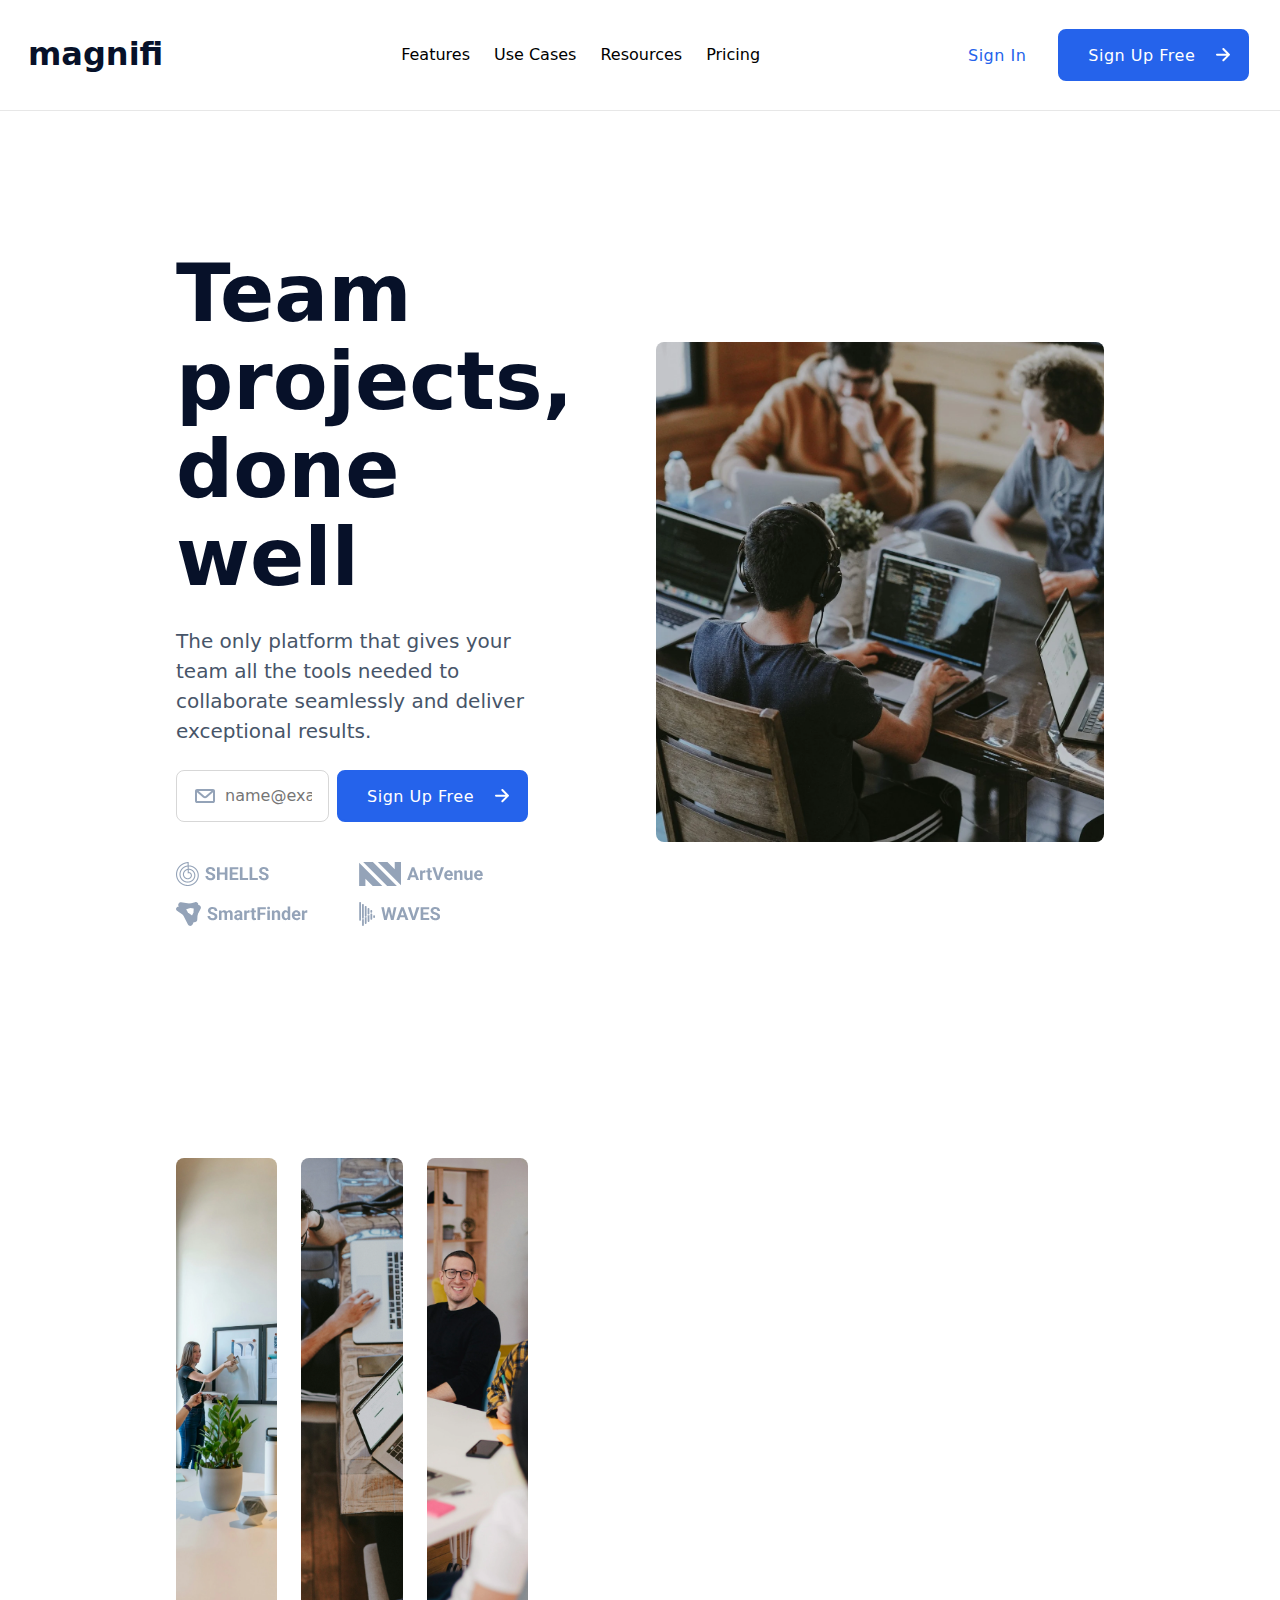
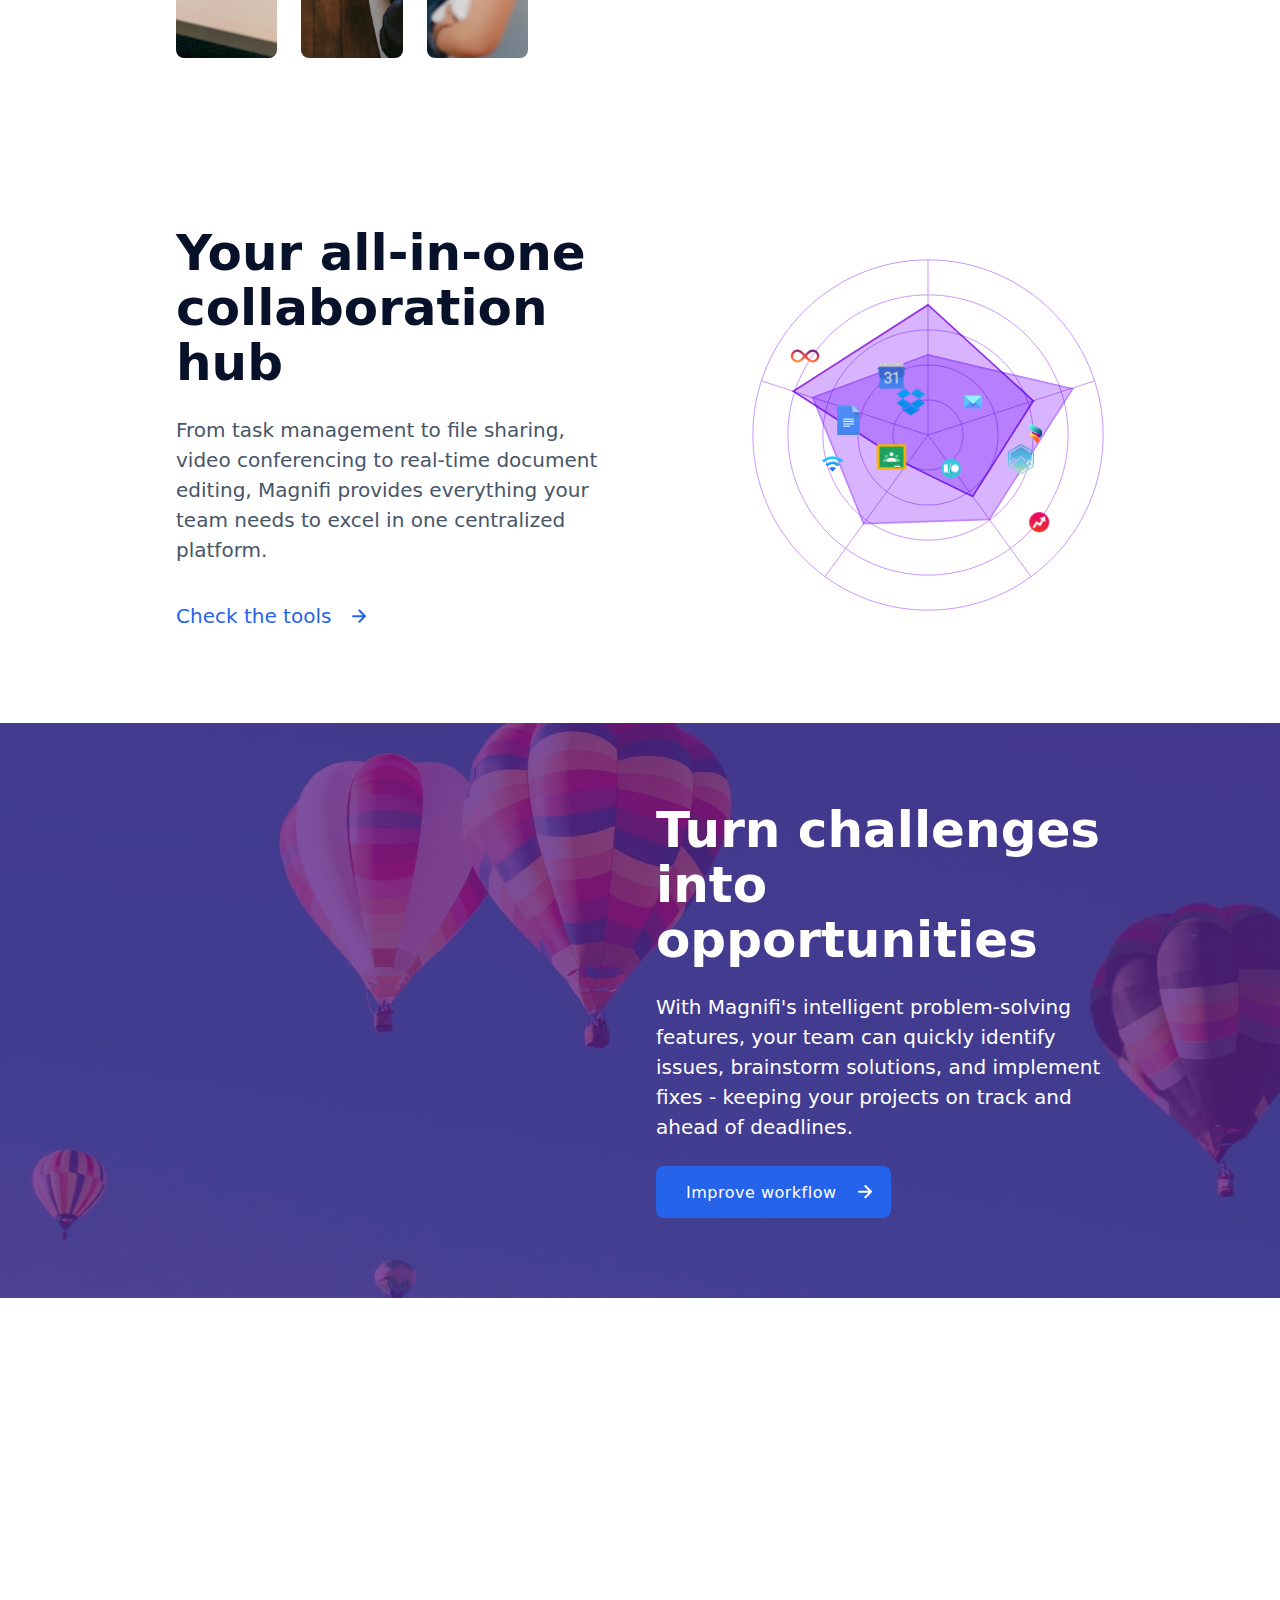
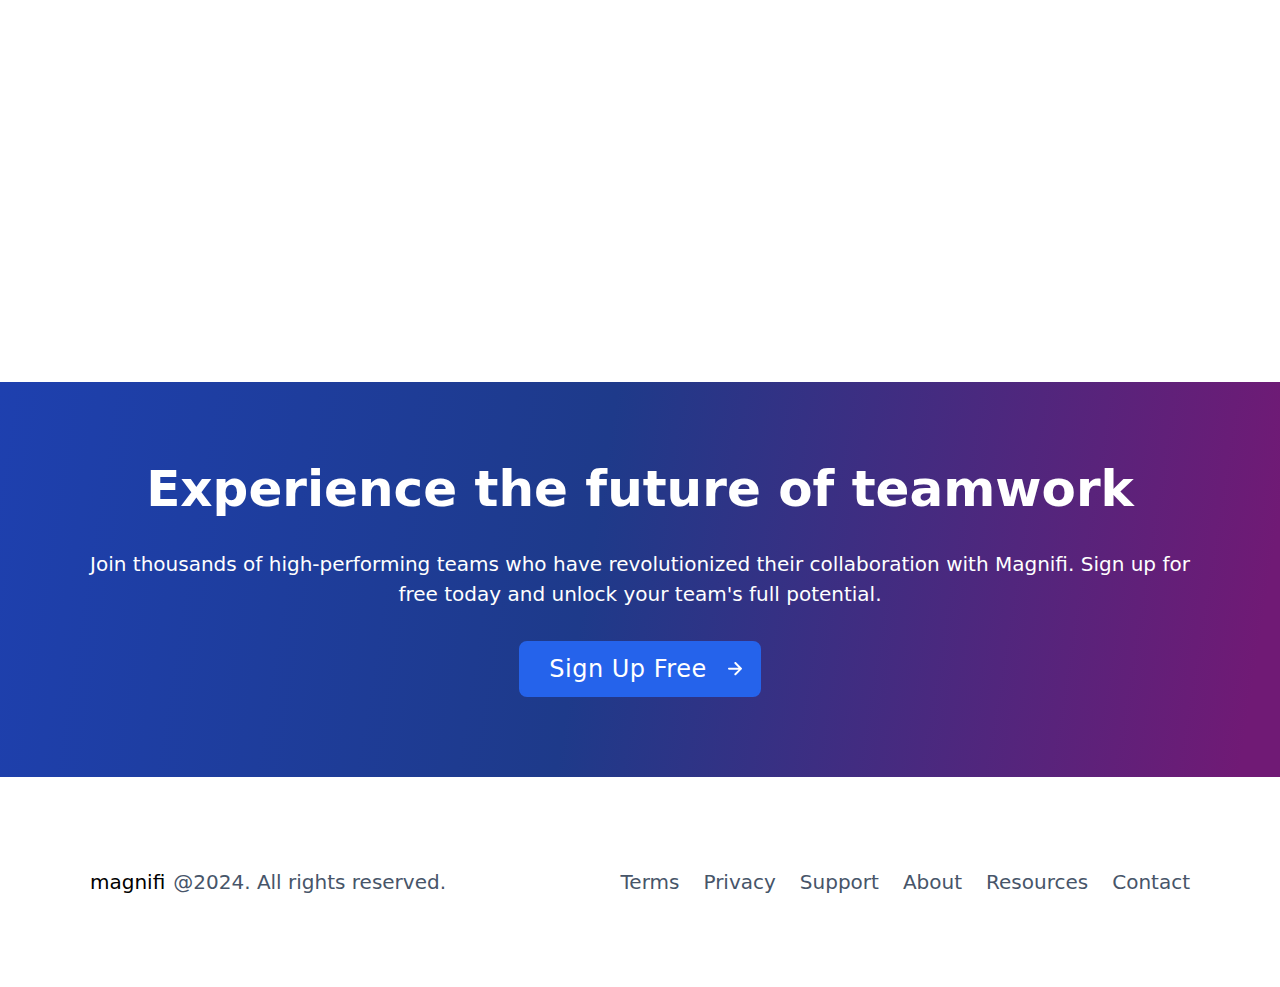
<file: public/index.html>
<!DOCTYPE html>
<html lang="en">
<head>
    <meta charset="UTF-8">
    <meta name="viewport" content="width=device-width, initial-scale=1">
    <title>Home | Magnifi</title>
    <!-- CSS Files -->
    <link rel="stylesheet" href="assets/styles/styles.css">
    <!-- CSS libraries -->
    <link rel="stylesheet"  href="https://cdnjs.cloudflare.com/ajax/libs/animate.css/4.1.1/animate.min.css"/>
    <link href="https://unpkg.com/aos@2.3.1/dist/aos.css" rel="stylesheet">

</head>
<body>

    <!--  NAV  -->
<nav id="nav" class="nav grid">
    <div class="menu-container">

        <a href="index.html"><h1>magnifi</h1></a>

        <!-- hamburger menu -->
        <div class="ham-menu" onclick="toggleMenu()">
            <div class="bar"></div>
            <div class="bar"></div>
            <div class="bar"></div>
        </div>

        
    </div>

    <div class="link-container">

    
    <ul>
        <li><a id="nav-link" href="pages/features.html">Features</a></li>
        <li><a id="nav-link" href="pages/use-cases.html">Use Cases</a></li>
        <li><a id="nav-link" href="pages/resources.html">Resources</a></li>
        <li><a id="nav-link" href="pages/pricing.html">Pricing</a></li>
    </ul>
    </div>


    <div class="nav-btn-container"> 
    <button class="secondary-btn custom-btn"><span>Sign In</span></button>
    <button class="primary-btn"><span>Sign Up Free</span><img class="right-arrow-icon" srcset="assets/img/arrow-right-white.svg" alt="a right arrow icon">
    </div>

</nav>


<main>
    
<!-- MOBILE MENU NAVIGATION -->
    <div class="mobile-menu">
        <ul>
            <li><a href="pages/features.html">Features</a></li>
            <li><a href="pages/use-cases.html">Use Cases</a></li>
            <li><a href="pages/resources.html">Resources</a></li>
            <li><a href="pages/pricing.html">Pricing</a></li>
        </ul>
    </div>

    <!--    HERO SECTION    -->

<section id="hero" class="hero grid">
<div class="text-container animate__animated animate__fadeInLeft">
    <h2>Team projects, <br> done well</h2>
    <p>The only platform that gives your team all the tools needed to collaborate seamlessly and deliver exceptional results.</p>
    <div class="input-button-container">

    
    <div class="input-container">
        <img srcset="assets/img/email-icon.svg" alt="Email icon">
        <input type="email" class="form-control" id="floatingInput" placeholder="name@example.com">
    </div>

    <button class="primary-btn"><span>Sign Up Free</span> <img class="right-arrow-icon" src="assets/img/arrow-right-white.svg" alt="a right arrow icon"></button>
</div>

<div class="press-container">
    <div class="press-1">
        <img src="assets/img/hero-press-img-1.svg" alt="shells logo">
        <img src="assets/img/hero-press-img-2.svg" alt="smartfinder logo">
    </div>
      <div class="press-2">
        <img src="assets/img/hero-press-img-3.svg" alt="artvenue logo">
        <img src="assets/img/hero-press-img-4.svg" alt="waves logo">
    </div>
</div>

    </div>

    <div class="img-container animate__animated animate__fadeInRight">
        <picture><img srcset="assets/img/hero-img.webp" alt="a group of people looking at a laptop" link rel="preload" loading="eager"></picture>
    </div>
</div>
</section>


    <!--    SECTION 2    -->
<section id="section-2" class="section-2 grid">

    <div class="img-container">
    
            <picture><img srcset="assets/img/section-2-img-1.webp" alt="a woman smiling"  loading="lazy" link rel="preload"></picture>
            <picture><img srcset="assets/img/section-2-img-2.webp" alt="a group of people smiling at a laptop"  loading="lazy" link rel="preload"></picture>
            <picture><img srcset="assets/img/section-2-img-3.webp" alt="a woman smiling at a laptop"  loading="lazy" link rel="preload"></picture>
    
    </div>

    <div class="text-container" data-aos="fade-left">
        <h3>Boost productivity and satisfaction</h3>
        <p>Our intuitive interface and powerful features help teams work smarter, not harder. Experience smoother workflows, clearer communication, and more rewarding project outcomes.</p>
        <div class="primary-link-container">
            <a href="#" class="primary-link">See how it helped others</a>
            <img src="assets/img/arrow-right-icon.svg" alt="right arrow icon">
        </div>
    </div>
</section>


    <!--    SECTION 3    -->
<section id="section-3" class="section-3 grid">

    <div class="text-container">
        <h3>Your all-in-one collaboration hub</h3>
        <p>From task management to file sharing, video conferencing to real-time document editing, Magnifi provides everything your team needs to excel in one centralized platform.</p>
        <div class="primary-link-container">
            <a href="#" class="primary-link">Check the tools</a>
            <img  src="assets/img/arrow-right-icon.svg" alt="right arrow icon">
        </div>
    </div>

    <div class=" chart-container">
        <div class="chart-container">
        <img src="assets/img/chart-section-3.svg" alt="tool chart" draggable="false">
        <!-- chart icons -->
         
        <img class="chart-icon" srcset="assets/img/icon-svg/App-icon-1.svg" loading="lazy" alt="classroom-icon">
        <img class="chart-icon" srcset="assets/img/icon-svg/App-icon-2.svg" loading="lazy" alt="calendar icon">
        <img class="chart-icon" srcset="assets/img/icon-svg/App-icon-5.svg" loading="lazy" alt="swift icon">
        <img class="chart-icon" srcset="assets/img/icon-svg/App-icon-6.svg" loading="lazy" alt="mail icon">
        <img class="chart-icon" srcset="assets/img/icon-svg/App-icon-7.svg"  loading="lazy" alt="mountain icon">
        <img class="chart-icon" srcset="assets/img/icon-svg/App-icon-9.svg" loading="lazy" alt="shapes icon">
        <img class="chart-icon" srcset="assets/img/icon-svg/App-icon-10.svg" loading="lazy" alt="infinity-icon">
        <img class="chart-icon" srcset="assets/img/icon-svg/App-icon-11.svg" loading="lazy" alt="wifi icon">
        <img class="chart-icon" srcset="assets/img/icon-svg/App-icon-12.svg" loading="lazy" alt="index icon">
        <img class="chart-icon" srcset="assets/img/icon-svg/App-icon-13.svg"  loading="lazy" alt="document icon">
        <img class="chart-icon" srcset="assets/img/icon-svg/App-icon-15.svg"  loading="lazy" alt="dropbox icon">
    </div>
    </div>
    
</section>

  <!--    SECTION 4    -->
<section id="section-4" class="section-4 grid">

    <div class="img-container">

    </div>

    <div class="text-container">
        <h3>Turn challenges into opportunities</h3>
        <p>With Magnifi's intelligent problem-solving features, your team can quickly identify issues, brainstorm solutions, and implement fixes - keeping your projects on track and ahead of deadlines.</p>
        <button class="primary-btn"><span style="color: #FFF;">Improve workflow</span><img src="assets/img/arrow-right-white.svg" alt="right arrow icon"></button>
    </div>
</section>


  <!--    SECTION 5    -->
     <section id="section-5" class="section-5 grid">

        <div class="text-container" data-aos="fade-right">
            <h3>Streamline your processes</h3>
            <div class="button-container">
                <button class="tertiary-btn">Research</button>
                <button class="tertiary-btn">Plan</button>
                <button class="tertiary-btn">Design</button>
            </div>
            <p>Magnifi's customizable workflow tools adapt to your team's unique needs. Whether you're in research, planning, or design phases, our platform helps you optimize every step of your project journey.</p>
            <div class="primary-link-container">
                <a href="#" class="primary-link">Check the tools</a>
                <img src="assets/img/arrow-right-icon.svg" alt="right arrow icon">
            </div>
            
        </div>

        <div class="img-container" data-aos="fade-left">
            <picture><img srcset="assets/img/section-5-streamline-process-img.webp" alt="a group of people working on a project" width="500" height="500" loading="lazy" link rel="preload"></picture>
        </div>
      </div>
  
      </section>


        <!--    SECTION 6    -->
      <section id="section-6" class="section-6">
        <h3>Experience the future of teamwork</h3>
        <p>Join thousands of high-performing teams who have revolutionized their collaboration with Magnifi. Sign up for free today and unlock your team's full potential.</p>
        <div class="section-6-btn-container">
        <button class="primary-btn"><span style="font-size:24px;">Sign Up Free</span><img class="right-arrow-icon" src="assets/img/arrow-right-white.svg" alt="a right arrow icon"></button>
    </div>
      </section>
</main>

<footer id="footer">
    <div class="footer-container">
        <strong>magnifi</strong>
        <p>@2024. All rights reserved.</p>
    </div>
        <ul>
            <li><a href="">Terms</a></li>
            <li><a href="">Privacy</a></li>
            <li><a href="">Support</a></li>
            <li><a href="">About</a></li>
            <li><a href="">Resources</a></li>
            <li><a href="">Contact</a></li>
        </ul>
</footer>

<!-- JS -->
<script src="assets/js/app.js"></script>
<script src="assets/js/icon-animation.js"></script>


<!-- AOS -->
<script  src="https://unpkg.com/aos@2.3.1/dist/aos.js"></script>
<script>
    AOS.init();
  </script>
</body>
</html>
</file>
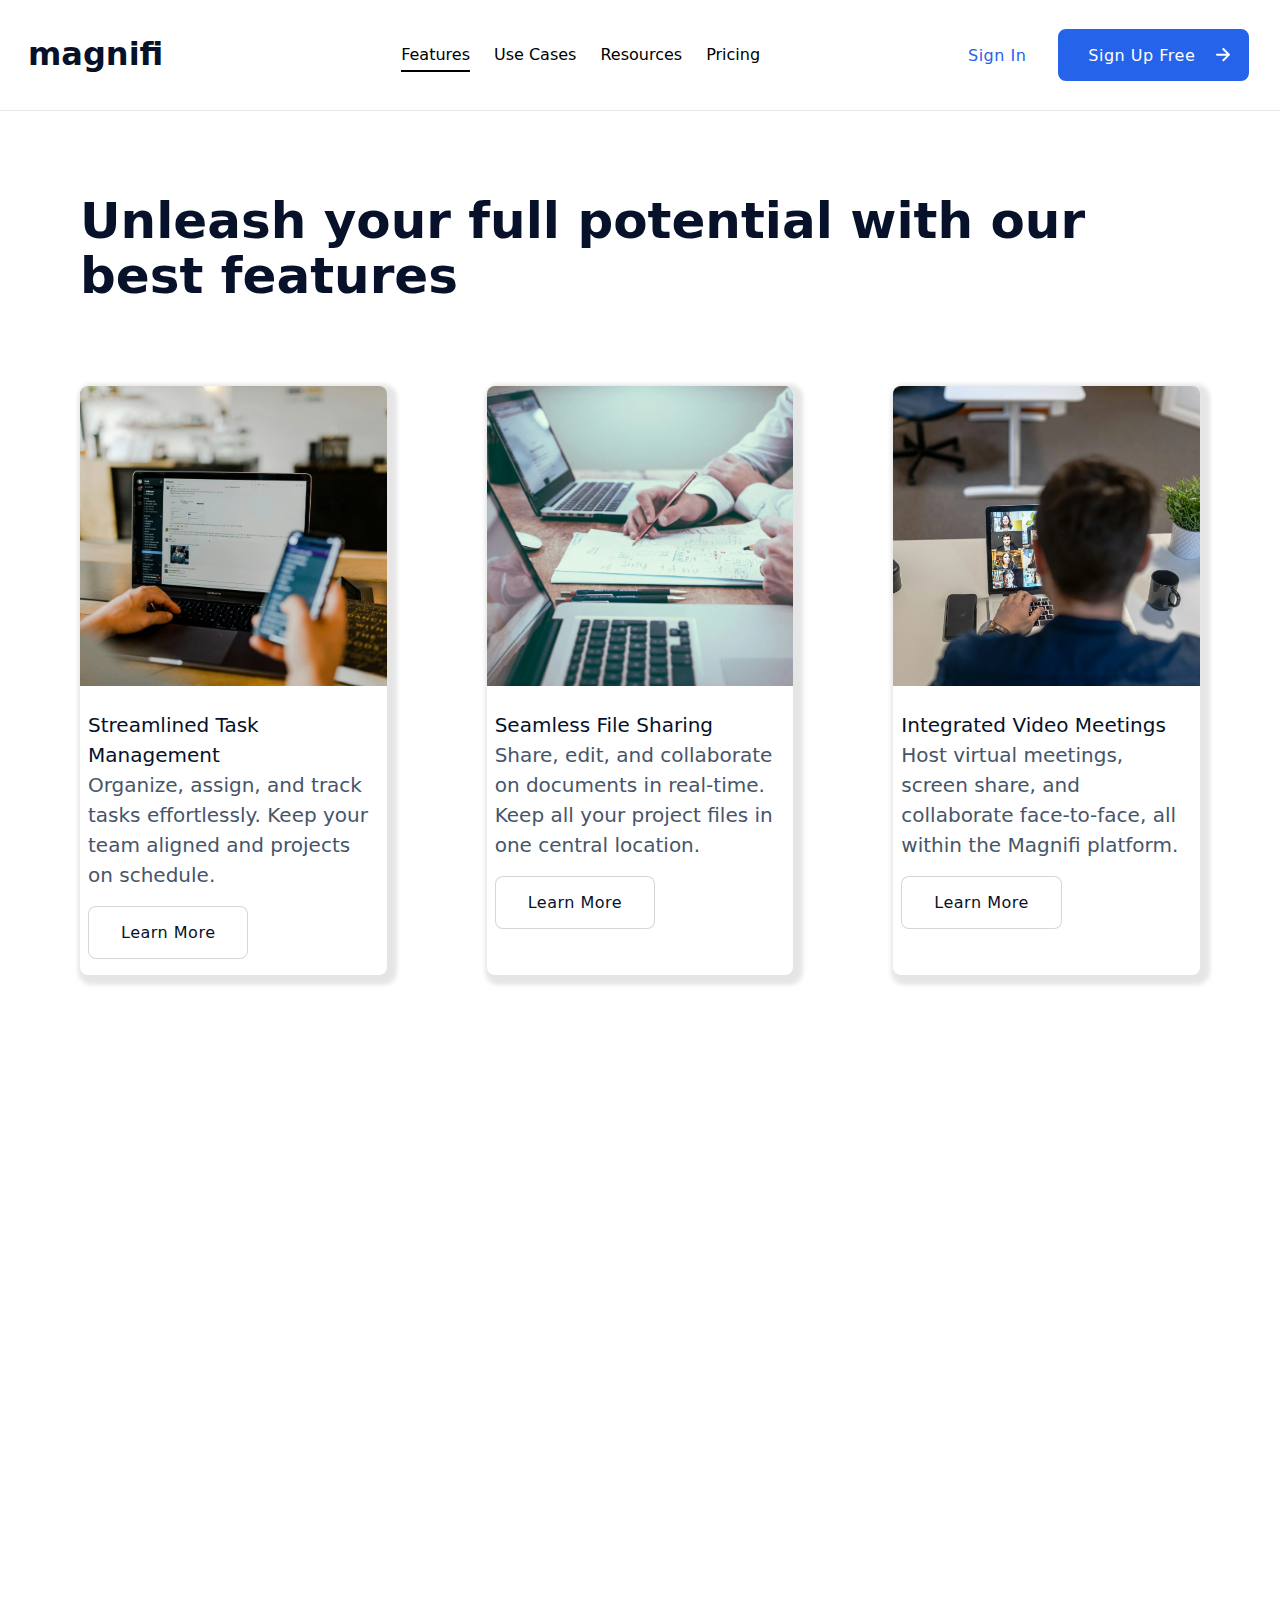
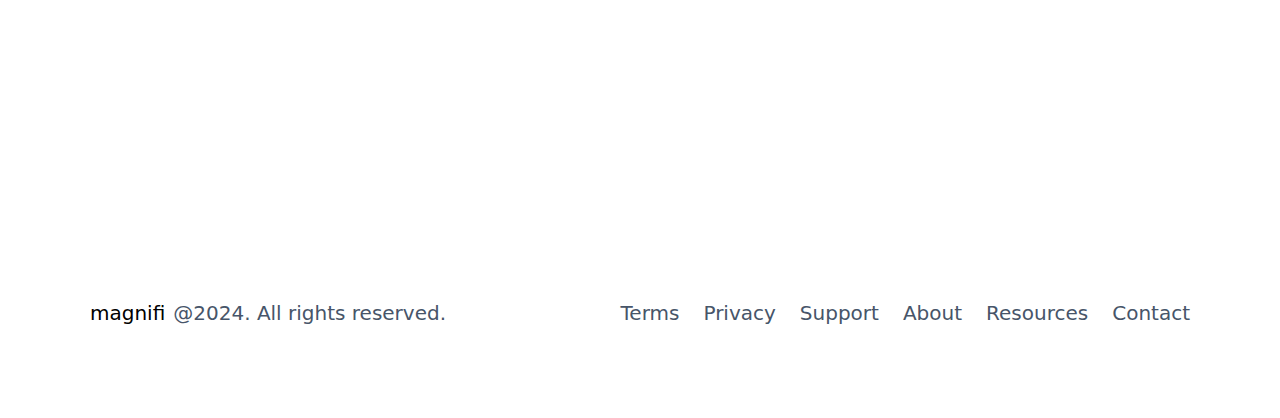
<file: public/pages/features.html>
<!DOCTYPE html>
<html lang="en">
<head>
    <meta charset="UTF-8">
    <meta name="viewport" content="width=device-width, initial-scale=1.0">
    <title>Features | Magnifi</title>
        <!-- CSS Files -->
        <link rel="stylesheet" href="../assets/styles/styles.css">
        <!-- CSS libraries -->
        <link rel="stylesheet" href="https://cdnjs.cloudflare.com/ajax/libs/animate.css/4.1.1/animate.min.css"/>
        <link href="https://unpkg.com/aos@2.3.1/dist/aos.css" rel="stylesheet">
</head>
<body>

    <!--  NAV  -->
    <nav id="nav" class="nav grid">
        <div class="menu-container">
    
            <a href="../index.html"><h1>magnifi</h1></a> 

         <!-- hamburger menu -->
        <div class="ham-menu" onclick="toggleMenu()">
            <div class="bar"></div>
            <div class="bar"></div>
            <div class="bar"></div>
        </div>

        </div>
    
        <div class="link-container">
    
        
            <ul>
                <li><a id="nav-link" href="features.html">Features</a></li>
                <li><a id="nav-link" href="use-cases.html">Use Cases</a></li>
                <li><a id="nav-link" href="resources.html">Resources</a></li>
                <li><a id="nav-link" href="pricing.html">Pricing</a></li>
            </ul>
        </div>
    
    
        <div class="nav-btn-container"> 
        <button class="secondary-btn custom-btn"><span>Sign In</span></button>
        <button class="primary-btn"><span>Sign Up Free</span> <img class="right-arrow-icon" src="../assets/img/arrow-right-white.svg" alt="a right arrow icon">
        </div>
    
    </nav>

    <main>
        <!-- MOBILE MENU NAVIGATION -->
    <div class="mobile-menu">
        <ul>
            <li><a href="features.html">Features</a></li>
            <li><a href="use-cases.html">Use Cases</a></li>
            <li><a href="resources.html">Resources</a></li>
            <li><a href="pricing.html">Pricing</a></li>
        </ul>
    </div>



   <section class="features grid">
    <h3 class=" features-h3 animate__animated animate__fadeIn">Unleash your full potential with our best features</h3>

    <div class="feature-container">

    <div class="feature-card animate__animated animate__fadeInUp">
       <picture><img srcset="../assets/img/task-management.webp" alt="A person managing tasks" loading="eager" link rel="preload"></picture>
        <div class="feature-text-container">
        <h4>Streamlined Task Management</h4>
        <p>Organize, assign, and track tasks effortlessly. Keep your team aligned and projects on schedule.</p>
        <button class="tertiary-btn">Learn More</button>
    </div>
    </div>

    
    <div class="feature-card animate__animated animate__fadeInUp">
        <picture><img srcset="../assets/img/file-sharing.webp" alt="two people sharing files between devices" loading="eager" link rel="preload"></picture>
        <div class="feature-text-container">
        <h4>Seamless File Sharing</h4>
        <p>Share, edit, and collaborate on documents in real-time. Keep all your project files in one central location.</p>
        <button class="tertiary-btn">Learn More</button>
        </div>
    </div>

    <div class="feature-card animate__animated animate__fadeInUp">
        <picture><img srcset="../assets/img/video-meeting.webp" alt="A person having a video meeting with colleagues" loading="eager" link rel="preload"></picture>
        <div class="feature-text-container">
            <h4>Integrated Video Meetings</h4>
            <p>Host virtual meetings, screen share, and collaborate face-to-face, all within the Magnifi platform.</p>
            <button class="tertiary-btn">Learn More</button>
        </div>
        
    </div>

    <div class="feature-card" data-aos="fade-up" data-aos-delay="100" data-aos-duration="1000">
        <picture><img srcset="../assets/img/workflow-automation.webp" alt="Tasks being automated by Magnifi" loading="lazy" link rel="preload"></picture>
        <div class="feature-text-container">
            <h4>Intelligent Workflow Automation</h4>
            <p>Streamline repetitive tasks and processes. Boost productivity with smart automation tools.</p>
            <button class="tertiary-btn">Learn More</button>
        </div>
        
    </div>

    <div class="feature-card" data-aos="fade-up" data-aos-delay="200" data-aos-duration="1000">
        <picture><img srcset="../assets/img/team-chat-messaging.webp" alt="Team messaging on the Magnifi platform" loading="lazy"></picture>
        <div class="feature-text-container">
            <h4>Team Chat &amp; Messaging</h4>
            <p>Stay connected with instant messaging, group chats, and threaded conversations.</p>
            <button class="tertiary-btn">Learn More</button>
        </div>
        
    </div>

    <div class="feature-card" data-aos="fade-up" data-aos-delay="300" data-aos-duration="1000">
        <picture><img srcset="../assets/img/insightful-analytics.webp" alt="Magnifi offering analytics for teams" loading="lazy" link rel="preload"></picture>
        <div class="feature-text-container">
            <h4>Insightful Analytics</h4>
            <p>Gain valuable insights into team performance and project progress with detailed reports and dashboards.</p>
            <button class="tertiary-btn">Learn More</button>
        </div>
        
    </div>

    

    


</div>
   </section>
    </main>

    <footer id="footer">
        <div class="footer-container">
            <strong>magnifi</strong>
            <p>@2024. All rights reserved.</p>
        </div>
            <ul>
                <li><a href="">Terms</a></li>
                <li><a href="">Privacy</a></li>
                <li><a href="">Support</a></li>
                <li><a href="">About</a></li>
                <li><a href="">Resources</a></li>
                <li><a href="">Contact</a></li>
            </ul>
    </footer>
    
    <!-- JS -->
     <script src="../assets/js/app.js"></script>
    
    
    <!-- AOS -->
    <script src="https://unpkg.com/aos@2.3.1/dist/aos.js"></script>
    <script>
        AOS.init();
      </script>
    
</body>
</html>
</file>
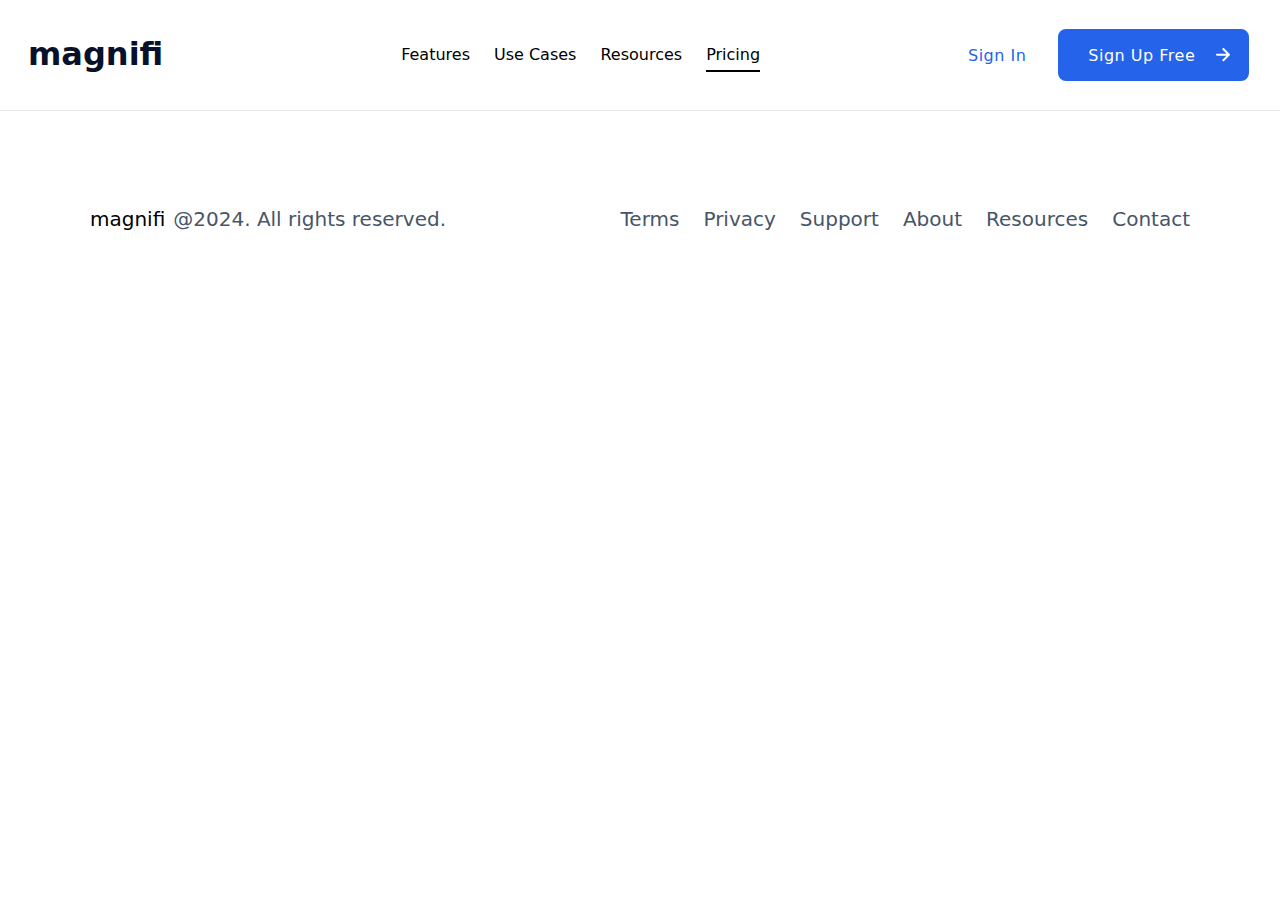
<file: public/pages/pricing.html>
<!DOCTYPE html>
<html lang="en">
<head>
    <meta charset="UTF-8">
    <meta name="viewport" content="width=device-width, initial-scale=1.0">
    <title>Pricing | Magnifi</title>
        <!-- CSS Files -->
        <link rel="stylesheet" href="../assets/styles/styles.css">
        <!-- CSS libraries -->
        <link rel="stylesheet" href="https://cdnjs.cloudflare.com/ajax/libs/animate.css/4.1.1/animate.min.css"/>
        <link href="https://unpkg.com/aos@2.3.1/dist/aos.css" rel="stylesheet">
</head>
<body>

    <!--  NAV  -->
    <nav id="nav" class="nav grid">
        <div class="menu-container">
    
            <a href="../index.html"><h1>magnifi</h1></a> 

                     <!-- hamburger menu -->
        <div class="ham-menu" onclick="toggleMenu()">
            <div class="bar"></div>
            <div class="bar"></div>
            <div class="bar"></div>
        </div>
        </div>
    
        <div class="link-container">
    
        
            <ul>
                <li><a id="nav-link" href="features.html">Features</a></li>
                <li><a id="nav-link" href="use-cases.html">Use Cases</a></li>
                <li><a id="nav-link" href="resources.html">Resources</a></li>
                <li><a id="nav-link" href="pricing.html">Pricing</a></li>
            </ul>
        </div>
    
    
        <div class="nav-btn-container"> 
        <button class="secondary-btn custom-btn"><span>Sign In</span></button>
        <button class="primary-btn"><span>Sign Up Free</span> <img class="right-arrow-icon" src="../assets/img/arrow-right-white.svg" alt="a right arrow icon">
        </div>
    
    </nav>

    <main>
                <!-- MOBILE MENU NAVIGATION -->
    <div class="mobile-menu">
        <ul>
            <li><a href="features.html">Features</a></li>
            <li><a href="use-cases.html">Use Cases</a></li>
            <li><a href="resources.html">Resources</a></li>
            <li><a href="pricing.html">Pricing</a></li>
        </ul>
    </div>
    

    </main>


    
    <footer id="footer">
        <div class="footer-container">
            <strong>magnifi</strong>
            <p>@2024. All rights reserved.</p>
        </div>
            <ul>
                <li><a href="">Terms</a></li>
                <li><a href="">Privacy</a></li>
                <li><a href="">Support</a></li>
                <li><a href="">About</a></li>
                <li><a href="">Resources</a></li>
                <li><a href="">Contact</a></li>
            </ul>
    </footer>
    
    <!-- JS -->
     <script src="../assets/js/app.js"></script>
    
    
    <!-- AOS -->
    <script src="https://unpkg.com/aos@2.3.1/dist/aos.js"></script>
    <script>
        AOS.init();
      </script>
    
    
</body>
</html>
</file>
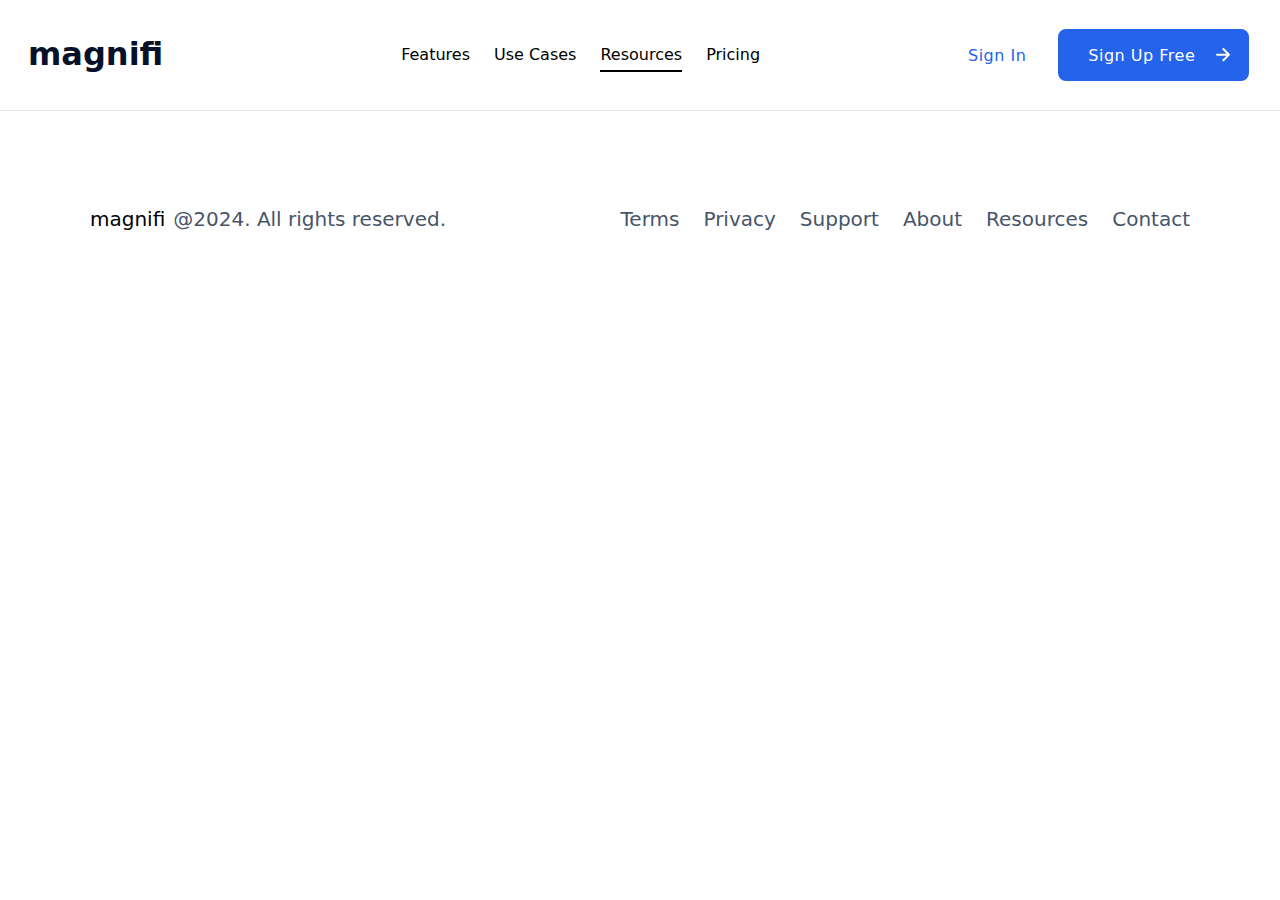
<file: public/pages/resources.html>
<!DOCTYPE html>
<html lang="en">
<head>
    <meta charset="UTF-8">
    <meta name="viewport" content="width=device-width, initial-scale=1.0">
    <title>Resources | Magnifi</title>
        <!-- CSS Files -->
        <link rel="stylesheet" href="../assets/styles/styles.css">
        <!-- CSS libraries -->
        <link rel="stylesheet" href="https://cdnjs.cloudflare.com/ajax/libs/animate.css/4.1.1/animate.min.css"/>
        <link href="https://unpkg.com/aos@2.3.1/dist/aos.css" rel="stylesheet">
</head>
<body>

    <!--  NAV  -->
    <nav id="nav" class="nav grid">
        <div class="menu-container">
    
            <a href="../index.html"><h1>magnifi</h1></a> 

                     <!-- hamburger menu -->
        <div class="ham-menu" onclick="toggleMenu()">
            <div class="bar"></div>
            <div class="bar"></div>
            <div class="bar"></div>
        </div>
        </div>
    
        <div class="link-container">
    
        
            <ul>
                <li><a id="nav-link" href="features.html">Features</a></li>
                <li><a id="nav-link" href="use-cases.html">Use Cases</a></li>
                <li><a id="nav-link" href="resources.html">Resources</a></li>
                <li><a id="nav-link" href="pricing.html">Pricing</a></li>
            </ul>
        </div>
    
    
        <div class="nav-btn-container"> 
        <button class="secondary-btn custom-btn"><span>Sign In</span></button>
        <button class="primary-btn"><span>Sign Up Free</span> <img class="right-arrow-icon" src="../assets/img/arrow-right-white.svg" alt="a right arrow icon">
        </div>
    
    </nav>

    <main>
                <!-- MOBILE MENU NAVIGATION -->
    <div class="mobile-menu">
        <ul>
            <li><a href="features.html">Features</a></li>
            <li><a href="use-cases.html">Use Cases</a></li>
            <li><a href="resources.html">Resources</a></li>
            <li><a href="pricing.html">Pricing</a></li>
        </ul>
    </div>
    

    </main>


    
    <footer id="footer">
        <div class="footer-container">
            <strong>magnifi</strong>
            <p>@2024. All rights reserved.</p>
        </div>
            <ul>
                <li><a href="">Terms</a></li>
                <li><a href="">Privacy</a></li>
                <li><a href="">Support</a></li>
                <li><a href="">About</a></li>
                <li><a href="">Resources</a></li>
                <li><a href="">Contact</a></li>
            </ul>
    </footer>
    
    <!-- JS -->
     <script src="../assets/js/app.js"></script>
    
    
    <!-- AOS -->
    <script src="https://unpkg.com/aos@2.3.1/dist/aos.js"></script>
    <script>
        AOS.init();
      </script>
    
    
</body>
</html>
</file>
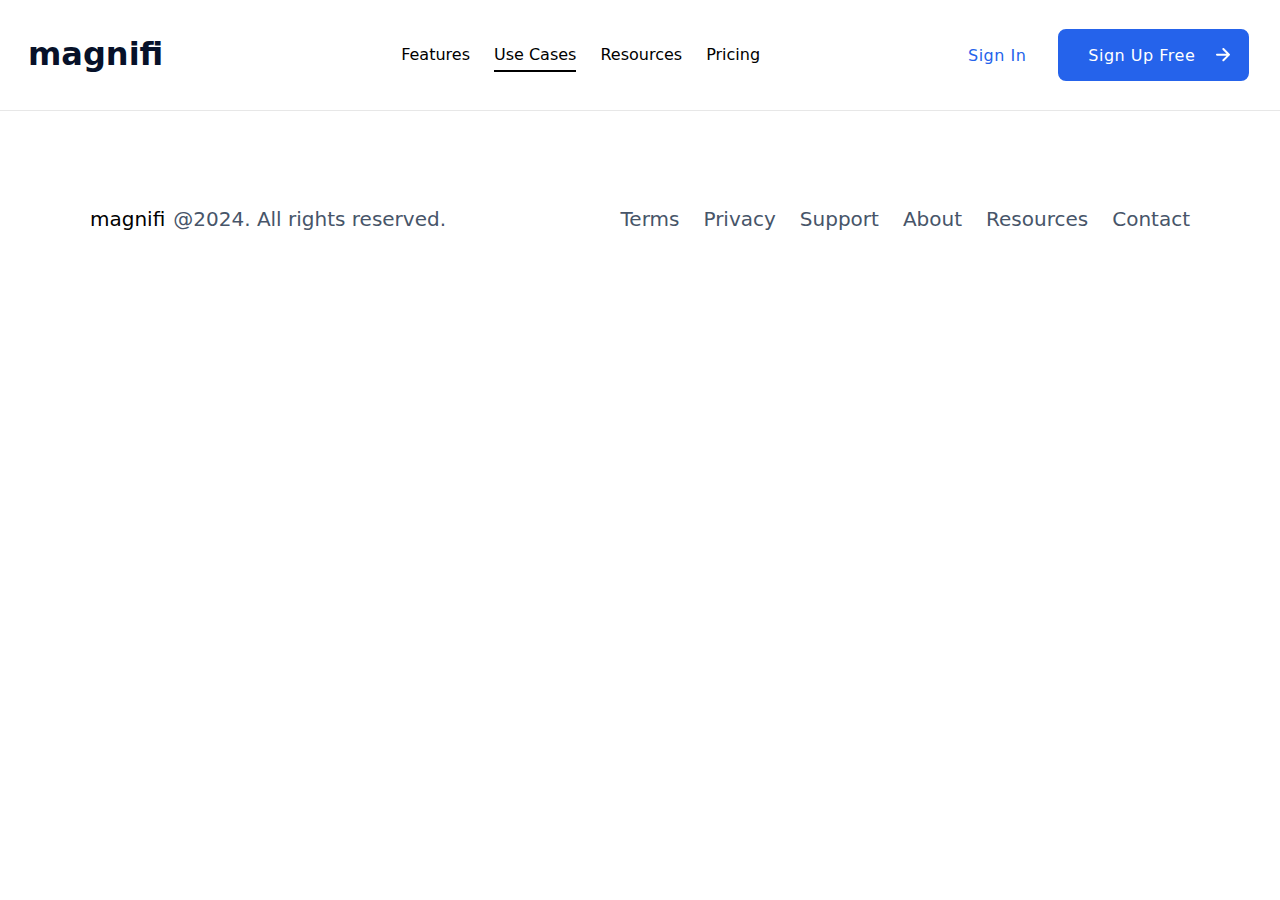
<file: public/pages/use-cases.html>
<!DOCTYPE html>
<html lang="en">
<head>
    <meta charset="UTF-8">
    <meta name="viewport" content="width=device-width, initial-scale=1.0">
    <title>Use Cases | Magnifi</title>
        <!-- CSS Files -->
        <link rel="stylesheet" href="../assets/styles/styles.css">
        <!-- CSS libraries -->
        <link rel="stylesheet" href="https://cdnjs.cloudflare.com/ajax/libs/animate.css/4.1.1/animate.min.css"/>
        <link href="https://unpkg.com/aos@2.3.1/dist/aos.css" rel="stylesheet">
</head>
<body>

    <!--  NAV  -->
    <nav id="nav" class="nav grid">
        <div class="menu-container">
    
            <a href="../index.html"><h1>magnifi</h1></a> 

                     <!-- hamburger menu -->
        <div class="ham-menu" onclick="toggleMenu()">
            <div class="bar"></div>
            <div class="bar"></div>
            <div class="bar"></div>
        </div>
        </div>
    
        <div class="link-container">
    
        
            <ul>
                <li><a id="nav-link" href="features.html">Features</a></li>
                <li><a id="nav-link" href="use-cases.html">Use Cases</a></li>
                <li><a id="nav-link" href="resources.html">Resources</a></li>
                <li><a id="nav-link" href="pricing.html">Pricing</a></li>
            </ul>
        </div>
    
    
        <div class="nav-btn-container"> 
        <button class="secondary-btn custom-btn"><span>Sign In</span></button>
        <button class="primary-btn"><span>Sign Up Free</span> <img class="right-arrow-icon" src="../assets/img/arrow-right-white.svg" alt="a right arrow icon">
        </div>
    
    </nav>

    <main>
                <!-- MOBILE MENU NAVIGATION -->
    <div class="mobile-menu">
        <ul>
            <li><a href="features.html">Features</a></li>
            <li><a href="use-cases.html">Use Cases</a></li>
            <li><a href="resources.html">Resources</a></li>
            <li><a href="pricing.html">Pricing</a></li>
        </ul>
    </div>
    

    </main>


    
    <footer id="footer">
        <div class="footer-container">
            <strong>magnifi</strong>
            <p>@2024. All rights reserved.</p>
        </div>
            <ul>
                <li><a href="">Terms</a></li>
                <li><a href="">Privacy</a></li>
                <li><a href="">Support</a></li>
                <li><a href="">About</a></li>
                <li><a href="">Resources</a></li>
                <li><a href="">Contact</a></li>
            </ul>
    </footer>
    
    <!-- JS -->
     <script src="../assets/js/app.js"></script>
    
    
    <!-- AOS -->
    <script src="https://unpkg.com/aos@2.3.1/dist/aos.js"></script>
    <script>
        AOS.init();
      </script>
    
    
</body>
</html>
</file>
<file: public/assets/styles/styles.css>
/* ==========================================================================
   Table of Contents
   ========================================================================== */
/*
 1. Variables
 2. Reset
 3. Base Styles
 4. Typography
 5. Layout
 6. Components
 7. Sections
 8. Footer
 9. Media Queries
*/

/* ==========================================================================
   1. Variables
   ========================================================================== */
:root {
    /* Colors */
    --Blue-Gray-900: #071129;
    --Blue-Gray-600: #475569;
    --Blue-600: #2563EB;
    --White: #FFFF;
    --Blue-Gray-300: #cbd5e14d;
}

/* ==========================================================================
   2. Reset
   ========================================================================== */
* {
    box-sizing: border-box;
    margin: 0;
    padding: 0;
    text-decoration: none;
}

html {
    overflow-x: hidden;
}


li {
    list-style-type: none;
    align-items: center;
    display: flex;
}

/* ==========================================================================
   3. Base Styles
   ========================================================================== */
body {
    background: var(--White);
    overflow-x: hidden;
    scroll-behavior: smooth;
    font-size: 1em;
    line-height: 150%;
}

main{
    padding-top: 70px;
}

img {
    max-width: 100%;
    height: auto;
}

/* ==========================================================================
   4. Typography
   ========================================================================== */
   @import url('https://fonts.googleapis.com/css2?family=Roboto:ital,wght@0,400;0,500;0,700;1,400&display=swap');

h1,
h2,
h3
 {
    color: var(--Blue-Gray-900);
    line-height: 110%;
    font-family: "Roboto", system-ui;
    font-weight: 700;
    font-style: normal;
}

li, a{
    font-weight: 500;
    font-family: "Roboto", system-ui;
    font-style: normal;
}

h1 {
    font-size: 32px;
    
}

h2,
h3 {
    font-size: 2.5em;
}



h4 {
    color: var(--Blue-Gray-900);
}

p,
input,
textarea {
    font-family: "Roboto", system-ui;
    font-weight: 400;
    font-style: normal;
    color: var(--Blue-Gray-600);
    line-height: 150%;
}


button,
strong,
h4 {
    font-family: "Roboto", system-ui;
    font-weight: 500;
    font-style: normal;
}

nav ul li a,
button,
input {
    font-size: 16px;
}

#nav-link {
    text-decoration: none;
}

#nav-link {
    text-decoration: none;
    color: inherit;
    position: relative;
    transition: color 0.3s ease;
}

#nav-link::after {
    content: '';
    position: absolute;
    width: 100%;
    height: 2px;
    bottom: -2px;
    left: 0;
    background-color: currentColor;
    transform: scaleX(0);
    transition: transform 0.3s ease;

}

#nav-link.active::after,
#nav-link:hover::after {
    transform: scaleX(1);
}

.primary-link {
    color: var(--Blue-600);
}

/* ==========================================================================
   5. Layout
   ========================================================================== */
.text-container {
    display: flex;
    flex-direction: column;
    gap: 24px;
}



.primary-link-container {
    display: flex;
    align-items: center;
    padding: 12px 0;
    gap: 16px;
}

section {
    padding: 3em 1em;
    display: flex;
    flex-direction: column;
    gap: 32px;
}

/* ==========================================================================
   6. Components
   ========================================================================== */
/* Buttons */
button {
    display: inline-flex;
    justify-content: center;
    align-items: center;
    height: auto;
    cursor: pointer;
    letter-spacing: 0.5px;
    transition: all 0.10s;
    border-radius: 8px;
    text-wrap: nowrap;
    max-width: fit-content;
}

.ham-menu{
    display: flex;
    flex-direction: column;
    gap: 4px;
    grid-column: 5;
    justify-content: center;
    align-items: center;
    cursor: pointer;
    z-index: 2;


}


/* X transformation */
.ham-menu.active .bar:nth-child(1) {
    transform: translateY(8px) rotate(45deg);
}

.ham-menu.active .bar:nth-child(2) {
    opacity: 0;
}

.ham-menu.active .bar:nth-child(3) {
    transform: translateY(-8px) rotate(-45deg);
}



.bar{
    width: 25px;
    height: 3px;
    background-color: var(--Blue-Gray-900);
    border-radius: 8px;
    transition: all 0.3s ease;
}

.mobile-menu{
    margin-top: 67px;
    position: fixed;
    height: 100vh;
    background-color: var(--White);
    width: 100%;
    z-index: 1;
    right: -2000px;
    transition: 0.3s ease;
    box-shadow: 4px 4px 4px 6px rgba(0, 0, 0, 0.1);
    -webkit-transition: 0.3s ease;
    -moz-transition: 0.3s ease;
    -ms-transition: 0.3s ease;
    -o-transition: 0.3s ease;
}

.mobile-menu ul{
    width: 100%;

}

.mobile-menu ul li{
    border-bottom: 1px solid rgba(128, 128, 128, 0.192);
    justify-content: center;
    display: flex;
    flex-direction: column;
    padding: 10px;
    
}

.mobile-menu ul li a{
    color: var(--Blue-Gray-900);
    font-size: 18px;
    line-height: 1.5;
    padding: 12px 16px; /* This creates a larger touch target */
}

.mobile-menu.active{
    right: 0;
    top: 0;
}

.primary-btn {
    padding: 12px;
    background: var(--Blue-600);
    border: 2px solid var(--Blue-600);
    color: var(--White);
}

.primary-btn img,
.primary-btn span {
    padding: 0 0 0 16px;
    height: auto;
    max-width: fit-content;
}



.secondary-btn {
    background: var(--Blue-600);
  background: linear-gradient(0deg, var(--Blue-600) 0%, var(--Blue-600) 100%);
    border: none;
    
  }
  .secondary-btn span {
    position: relative;
    display: flex;
    justify-content: center;
    align-items: center;
    width: 100%;
    height: 100%;
}
  .secondary-btn:before,
  .secondary-btn:after {
    position: absolute;
    content: "";
    right: 0;
    top: 0;
    background: var(--Blue-600);
    transition: all 0.3s ease;
  

}
  .secondary-btn:before {
    height: 0%;
    width: 2px;
   
  }
  .secondary-btn:after {
    width: 0%;
    height: 2px;
  }
  .secondary-btn:hover{
     background: transparent;
    box-shadow: none;
  }
  .secondary-btn:hover:after {
    width: 100%;
    
  }

  .secondary-btn span:before,
  .secondary-btn span:after {
    position: absolute;
    content: "";
    left: 0;
    bottom: 0;
     background: var(--Blue-600);
    transition: all 0.3s ease;
    border-radius: 8px;
    
  }

  .secondary-btn span:after {
    width: 0%;
    height: 2px;
    border-radius: 8px;
  }

  .secondary-btn span:hover:after {
    width: 100%;
    border-radius: 8px;
  }
  
.custom-btn {
    color: var(--Blue-600);
    border: none;
    background: transparent;
    transition: all 0.3s ease;
    position: relative;
    display: inline-block;
    outline: none;
    
  }
  
.secondary-btn span {
    padding: 0 16px;
}

.tertiary-btn {
    color: var(--Blue-Gray-900);
    background: var(--White);
    border: 1px solid rgba(128, 128, 128, 0.315);
    border-top-right-radius: 0px;
    border-bottom-right-radius: 0px;
    padding: 16px;
    transition: all 0.15s ease;
}

.tertiary-btn:hover{
    background-color: rgba(128, 128, 128, 0.11);
}

.button-container {
    display: flex;
    justify-content: space-evenly;
}


.button-container * {
    width: 100%;
}

.button-container .tertiary-btn:nth-child(2){
    border-radius: 0;
}

.button-container .tertiary-btn:nth-child(3){
    border-radius: 0px;
    border-top-right-radius: 8px;
    border-bottom-right-radius: 8px;
}

/* Input fields */
.input-container {
    border: 1px solid rgba(128, 128, 128, 0.315);
    border-radius: 8px;
    display: flex;
    align-items: center;
    padding: 12px 16px;
    gap: 8px;
    transition: all 0.15s ease;
    width: 100%;

}

input,
textarea {
    width: 100%;
    border: none;
    outline: none;
}



.input-container:focus-within {
    transform: scale(1.01);
}



.input-button-container {
    gap: 8px;
    display: flex;
}

/* Chart */
.chart-container {
    display: flex;
    position: relative;
    border-radius: 100%;
    grid-column: 8/12;
    margin: 0 auto;
}




.chart-icon {
    position: absolute;
    max-width: 30px;
    max-height: 30px;
    will-change: transform;
    cursor: grab;
    transition: cursor 0.3s ease;
    pointer-events: auto;
}

/* Feature cards */
.feature-card {
    box-shadow: 4px 4px 4px 6px rgba(0, 0, 0, 0.1);
    border-radius: 8px;
    -webkit-border-radius: 8px;
    -moz-border-radius: 8px;
    -ms-border-radius: 8px;
    -o-border-radius: 8px;
    overflow: hidden;
    margin-bottom: 2rem;
}

.feature-card:hover {
    box-shadow: 4px 4px 4px 7px rgba(0, 0, 0, 0.1);
    transition: box-shadow 0.3s ease;
}

.feature-card img {
    height: 300px;
    width: 100%;
    object-fit: cover;
}

.img-container img{
    height: 500px;
    width: 100%;
    object-fit: cover;
    border-radius: 8px;
    -webkit-border-radius: 8px;
    -moz-border-radius: 8px;
    -ms-border-radius: 8px;
    -o-border-radius: 8px;
    object-position: center;
}




.feature-text-container {
    padding: 1rem 1rem 1rem .5rem;
}

.feature-text-container p {
    padding-bottom: 1rem;
}

.feature-text-container button {
    border-radius: 8px;
    padding: 1rem 2rem;
}


/* ==========================================================================
   7. Sections
   ========================================================================== */
/* Navigation */
nav {
    padding: 1em;
    border-bottom: 1px solid rgba(128, 128, 128, 0.192);
    text-wrap: nowrap;  
    position: fixed;
    z-index: 1;
    background-color: #FFF;
    width: 100%;
}

nav ul,
nav .primary-btn,
.secondary-btn {
    display: none;
}

.menu-container {
    display: grid;
    grid-template-columns: repeat(4, 1fr);
    
}

.menu-btn {
    border: none;
    background-color: #fff;
    grid-column: 5;
}

.menu-btn img {
    width: 30px;
    height: 30px;
}

/* Section 2 */
.section-2 .img-container {
    display: grid;
    grid-template-columns: repeat(3, 1fr);
    gap: 0.5rem;
    order: 1;
}



/* Section 3 */


.section-3 .img-container {
    margin: 0 auto;
    
}

/* Section 4 */
.section-4 {
    background: linear-gradient(0deg, rgba(88, 28, 135, 0.75) 0%, rgba(88, 28, 135, 0.75) 100%), url(../img/hot-air-bg.webp) lightgray 50% / cover no-repeat;

}

.section-4 * {
    color: var(--White);
}

.section-4 .secondary-btn {
    display: flex;
    background-color: transparent;
    justify-content: start;
    max-width: fit-content;
    padding: 12px 0;
}

.section-4 .secondary-btn span {
    padding: 0 16px 0 0;
}

/* Section 5 */
.section-5 button {
    max-width: 100%;
}

/* Section 6 */
.section-6 {
    text-align: center;
    background: linear-gradient(99deg, #312E81 0%, #1E40AF 0.01%, #1E3A8A 46%, #701A75 96.97%);
    margin-bottom: 0 !important;
}

.section-6 * {
    color: var(--White);
}

/* Press Container */
.press-container {
    display: flex;
    padding: 8px 0;
    align-self: stretch;
    margin: 0 auto;
}

.press-container img {
    margin: 8px 12px 0 0;
}

/* ==========================================================================
   8. Footer
   ========================================================================== */
footer {
    display: flex;
    padding: 1.5em;
    flex-direction: column;
    gap: 16px;
}

footer ul {
    display: flex;
    justify-content: space-between;
    gap: 24px;
    max-width: fit-content;
}

footer ul li:nth-child(5) {
    display: none;
}

footer ul li a {
    font-family: "Roboto", system-ui;
    font-weight: 400;
    font-style: normal;
}

footer p,
footer a {
    color: var(--Blue-Gray-600);
}

.section-2 .img-container img{
    object-position: center;
}

/* ==========================================================================
   9. Media Queries
   ========================================================================== */
/* Small Tablet Styles */
@media screen and (min-width: 620px) {


    section {
        padding: 5em;
    }

    section .img-container {
        margin: 0 auto;
    }
}

/* Large Tablet and Laptop Styles */
@media screen and (min-width: 960px) {
    body {
        font-size: 18px;
    }

    main{
        padding-top: 114px;
    }

    h2 {
        font-size: 4em;
    }

    section,
    footer {
        display: flex;
        align-items: center;
        padding: 4.5em;
    }

    .hero {
        margin: 3.5rem 0;
    }

    footer {
        flex-direction: row;
        justify-content: space-between;
    }

    .footer-container {
        display: flex;
        gap: 8px;
        justify-content: center;
        align-items: center;
    }

    .press-container {
        margin: 0;
    }

    /* Layout */
    .grid {
        display: grid;
        grid-template-columns: repeat(12, 1fr);
    }



 

    .hero .img-container,
    .section-4 .text-container,
    .section-5 .img-container {
        grid-column: 7/12;
    }

    .text-container {
        grid-column: 2/6;
    }

    .section-5 .text-container {
        grid-column: 2/6;
    }

    .section-5 .img-container {
        grid-column: 7/12;
    }


    .section-2 .img-container {
        grid-row: 1;
        grid-column: 2/6;
        gap: 1.2em;
    }

    .section-2 .text-container {
        grid-column: 7/12;
    }



    .section-3 .text-container {
        grid-column: 2/7;
    }

    .section-3 .img-container {
        grid-column: 7/13;
    }





    /* Navigation */
    nav .primary-btn,
    .secondary-btn {
        display: inline-flex;
        
    }

    .nav-btn-container {
        grid-column: 12;
        display: flex;
        gap: 1rem;
        width: 300px;
        
    }

    .link-container {
        grid-column: 2/7;
    }

    nav {
        padding: 1.4em;
        justify-content: center;
        align-items: center;
    }

    nav ul {
        display: flex;
        gap: 8px;
        align-items: center;
        justify-content: center;
    }

    .link-container {
        grid-column: 7;
    }

    nav ul li {
        padding: 12px 8px;
    }

    footer ul li:nth-child(5) {
        display: flex;
    }

    nav ul li img {
        padding: 0 0 0 8px;
    }

    .ham-menu, .mobile-menu {
        display: none;
    }


    .features-h3 {
        grid-column: 1/end;
        margin: 0 auto;
        margin-bottom: 1em;
    }

    .feature-container {
        grid-column: 1/end;
        display: grid;
        grid-template-columns: repeat(3, 1fr);
        grid-template-rows: repeat(2, auto);
        gap: 5em;
        margin: 0 auto;
    }



}

/* Desktop Styles */
@media screen and (min-width: 1200px) {
    body {
        font-size: 20px;
        max-width: 2000px;
        margin: 0 auto;
    }

    section {
        padding: 4em;
    }
}
</file>
